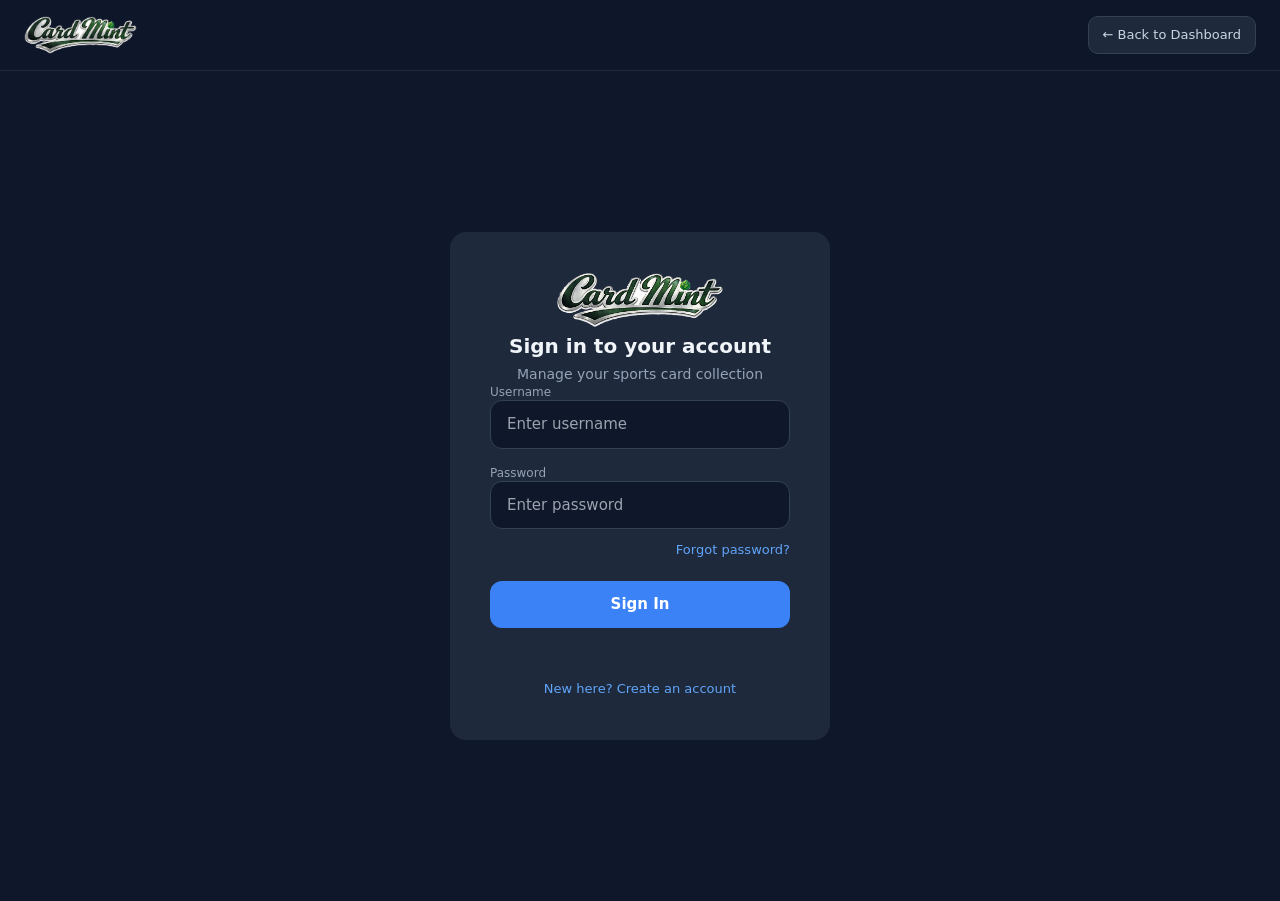
<file: static/login.html>
<!DOCTYPE html>
<html lang="en">
<head>
  <meta charset="UTF-8">
  <meta name="viewport" content="width=device-width, initial-scale=1.0">
  <title>Login — CardMint</title>
  <link rel="icon" type="image/x-icon" href="/static/favicon.ico">
  <link rel="icon" type="image/png" sizes="192x192" href="/static/favicon.png">
  <link rel="icon" type="image/png" sizes="32x32" href="/static/favicon-32.png">
  <link rel="stylesheet" href="/static/styles.css">
  <style>
    body { background: #0f172a; color: #f1f5f9; min-height: 100vh; margin: 0; }
    .page-header { display:flex; align-items:center; justify-content:space-between; padding:16px 24px; border-bottom:1px solid #1e293b; background:rgba(15,23,42,.95); backdrop-filter: blur(8px); }
    .site-title { display:flex; align-items:center; gap:10px; text-decoration:none; color:#f1f5f9; }
    .site-title:hover { color:#60a5fa; }
    .site-title h1 { font-size:16px; font-weight:700; margin:0; }
    .back-btn { display:inline-flex; align-items:center; gap:6px; background:#1e293b; border:1px solid #334155; color:#cbd5e1; padding:8px 14px; border-radius:10px; font-size:13px; font-weight:500; text-decoration:none; transition:all .15s; }
    .back-btn:hover { background:#334155; color:#fff; border-color:#475569; }
    .login-wrap { display:flex; align-items:center; justify-content:center; min-height: calc(100vh - 70px); padding:24px; }
    .login-box { background:#1e293b; border-radius:16px; padding:40px; width:100%; max-width:380px; }
    .login-input { width:100%; background:#0f172a; border:1px solid #334155; border-radius:12px; padding:12px 16px; color:#f1f5f9; font-size:15px; outline:none; transition:border-color .2s; box-sizing:border-box; }
    .login-input:focus { border-color:#3b82f6; }
    .login-btn { width:100%; padding:12px; border-radius:12px; background:#3b82f6; color:white; font-weight:600; font-size:15px; cursor:pointer; border:none; transition:background .15s; }
    .login-btn:hover { background:#2563eb; }
    .login-btn:disabled { background:#334155; cursor:not-allowed; }
    .error-msg { color:#f87171; font-size:13px; text-align:center; margin-top:12px; min-height:20px; }
    .link { color:#60a5fa; text-decoration:none; font-size:13px; cursor:pointer; background:none; border:none; padding:0; font-family:inherit; }
    .link:hover { text-decoration:underline; }
    .modal-bg { position:fixed; inset:0; background:rgba(0,0,0,.75); z-index:50; display:flex; align-items:center; justify-content:center; padding:16px; }
    .modal-bg.hidden { display:none; }
    .modal-box { background:#1e293b; border-radius:16px; padding:28px; width:100%; max-width:420px; }
  </style>
</head>
<body>

  <header class="page-header">
    <a href="/" class="site-title" style="display:inline-flex;align-items:center;">
      <img src="/static/cardminttextlogo.png" alt="CardMint" style="height:38px;">
    </a>
    <a href="/collection" class="back-btn">← Back to Dashboard</a>
  </header>

  <div class="login-wrap">
    <div class="login-box">
      <div class="text-center mb-6">
        <div style="text-align:center;margin-bottom:4px;display:flex;justify-content:center;"><img src="/static/cardminttextlogo.png" alt="CardMint" style="height:56px;"></div>
        <h1 class="text-xl font-bold mt-3">Sign in to your account</h1>
        <p class="text-sm text-slate-400 mt-1">Manage your sports card collection</p>
      </div>
      <form id="login-form">
        <div class="mb-4">
          <label class="block text-xs text-slate-400 mb-1.5 font-medium">Username</label>
          <input type="text" id="username" class="login-input" placeholder="Enter username" autocomplete="username" required>
        </div>
        <div class="mb-2">
          <label class="block text-xs text-slate-400 mb-1.5 font-medium">Password</label>
          <input type="password" id="password" class="login-input" placeholder="Enter password" autocomplete="current-password" required>
        </div>
        <div class="text-right mb-5">
          <button type="button" class="link" onclick="document.getElementById('forgot-modal').classList.remove('hidden')">Forgot password?</button>
        </div>
        <button type="submit" class="login-btn" id="login-btn">Sign In</button>
        <p class="error-msg" id="error-msg"></p>
        <div id="verify-banner" style="display:none; background:rgba(34,197,94,.12); border:1px solid rgba(34,197,94,.4); border-radius:10px; padding:12px; margin-top:12px; color:#86efac; font-size:13px; text-align:center;">
          ✅ Email verified! You can now sign in.
        </div>
        <div id="scanner-banner" style="display:none; background:rgba(59,130,246,.12); border:1px solid rgba(59,130,246,.4); border-radius:10px; padding:12px; margin-top:12px; color:#93c5fd; font-size:13px; text-align:center;">
          📷 Sign in to scan cards. Don't have an account? <a href="/register" class="link">Create one free</a> — you get 5 free scans.
        </div>
        <div id="unverified-banner" style="display:none; background:rgba(251,191,36,.12); border:1px solid rgba(251,191,36,.4); border-radius:10px; padding:14px; margin-top:12px; color:#fcd34d; font-size:13px; line-height:1.5;">
          <p style="margin:0 0 10px;">📬 <strong>Your email isn't verified yet.</strong> Check your inbox for the verification link.</p>
          <button type="button" id="resend-btn" style="background:#334155; color:#fff; border:none; padding:8px 14px; border-radius:8px; font-size:12px; font-weight:600; cursor:pointer;">Resend verification email</button>
          <p id="resend-msg" style="margin:10px 0 0; color:#cbd5e1; font-size:12px;"></p>
        </div>
        <p class="text-center mt-4">
          <a href="/register" class="link">New here? Create an account</a>
        </p>
      </form>
    </div>
  </div>

  <!-- Forgot password modal -->
  <div id="forgot-modal" class="modal-bg hidden" onclick="if(event.target===this)this.classList.add('hidden')">
    <div class="modal-box">
      <div class="flex items-center justify-between mb-4">
        <h2 class="text-lg font-bold">Reset your password</h2>
        <button onclick="document.getElementById('forgot-modal').classList.add('hidden')" class="text-slate-400 hover:text-white text-2xl leading-none">&times;</button>
      </div>
      <p class="text-sm text-slate-400 mb-4">Enter your username or the email address on your account. If we find a match, we'll email you a secure link to reset your password. The link expires in 1 hour.</p>
      <form id="forgot-form">
        <div class="mb-3">
          <label class="block text-xs text-slate-400 mb-1.5 font-medium">Username <span class="text-slate-500">(or leave blank)</span></label>
          <input type="text" id="forgot-username" class="login-input" placeholder="Your username">
        </div>
        <div class="mb-4">
          <label class="block text-xs text-slate-400 mb-1.5 font-medium">Email</label>
          <input type="email" id="forgot-email" class="login-input" placeholder="you@example.com">
        </div>
        <button type="submit" class="login-btn" id="forgot-btn">Send Reset Link</button>
        <p id="forgot-msg" class="text-xs text-center mt-3 min-h-[18px]"></p>
      </form>
    </div>
  </div>

  <script>
    // Show success banner after email verification redirect
    const _qs = new URLSearchParams(window.location.search);
    if (_qs.get('verified') === '1') {
      document.getElementById('verify-banner').style.display = 'block';
    }
    // Bounced from the dashboard because the account isn't verified yet
    if (_qs.get('unverified') === '1') {
      document.getElementById('unverified-banner').style.display = 'block';
    }
    // Bounced from the scanner page (guests can't scan)
    if (_qs.get('scanner') === '1') {
      document.getElementById('scanner-banner').style.display = 'block';
    }

    document.getElementById('login-form').addEventListener('submit', async (e) => {
      e.preventDefault();
      const btn = document.getElementById('login-btn');
      const err = document.getElementById('error-msg');
      const unverified = document.getElementById('unverified-banner');
      btn.disabled = true;
      btn.textContent = 'Signing in...';
      err.textContent = '';
      unverified.style.display = 'none';

      try {
        const res = await fetch('/api/auth/login', {
          method: 'POST',
          headers: { 'Content-Type': 'application/json' },
          body: JSON.stringify({
            username: document.getElementById('username').value,
            password: document.getElementById('password').value,
          }),
        });
        if (res.ok) {
          window.location.href = '/collection';
        } else {
          const data = await res.json();
          // Detail can be a string OR an object for structured errors
          const detail = data.detail;
          if (detail && typeof detail === 'object' && detail.code === 'email_not_verified') {
            unverified.style.display = 'block';
          } else {
            err.textContent = (typeof detail === 'string' ? detail : 'Invalid credentials');
          }
        }
      } catch (ex) {
        err.textContent = 'Connection error. Try again.';
      }
      btn.disabled = false;
      btn.textContent = 'Sign In';
    });

    // Resend verification email
    document.getElementById('resend-btn').addEventListener('click', async () => {
      const btn = document.getElementById('resend-btn');
      const msg = document.getElementById('resend-msg');
      const identifier = document.getElementById('username').value.trim();
      if (!identifier) { msg.textContent = 'Enter your username or email above first.'; return; }
      btn.disabled = true; btn.textContent = 'Sending…'; msg.textContent = '';
      try {
        await fetch('/api/auth/resend-verification-public', {
          method: 'POST',
          headers: { 'Content-Type': 'application/json' },
          body: JSON.stringify({ identifier }),
        });
        msg.textContent = '✅ If that account needs verification, a new email is on its way.';
      } catch {
        msg.textContent = 'Could not send. Try again in a moment.';
      }
      btn.disabled = false; btn.textContent = 'Resend verification email';
    });

    document.getElementById('forgot-form').addEventListener('submit', async (e) => {
      e.preventDefault();
      const btn = document.getElementById('forgot-btn');
      const msg = document.getElementById('forgot-msg');
      btn.disabled = true;
      btn.textContent = 'Submitting...';
      msg.textContent = '';
      msg.className = 'text-xs text-center mt-3 min-h-[18px]';
      try {
        const res = await fetch('/api/auth/forgot-password', {
          method: 'POST',
          headers: { 'Content-Type': 'application/json' },
          body: JSON.stringify({
            username: document.getElementById('forgot-username').value,
            email: document.getElementById('forgot-email').value,
          }),
        });
        if (res.ok) {
          msg.textContent = 'If that account exists, a password reset link has been emailed. Check your inbox.';
          msg.className = 'text-xs text-center mt-3 min-h-[18px] text-green-400';
        } else {
          const data = await res.json().catch(() => ({}));
          msg.textContent = data.detail || 'Could not submit request.';
          msg.className = 'text-xs text-center mt-3 min-h-[18px] text-red-400';
        }
      } catch {
        msg.textContent = 'Connection error.';
        msg.className = 'text-xs text-center mt-3 min-h-[18px] text-red-400';
      }
      btn.disabled = false;
      btn.textContent = 'Send Reset Link';
    });
  </script>
</body>
</html>
</file>
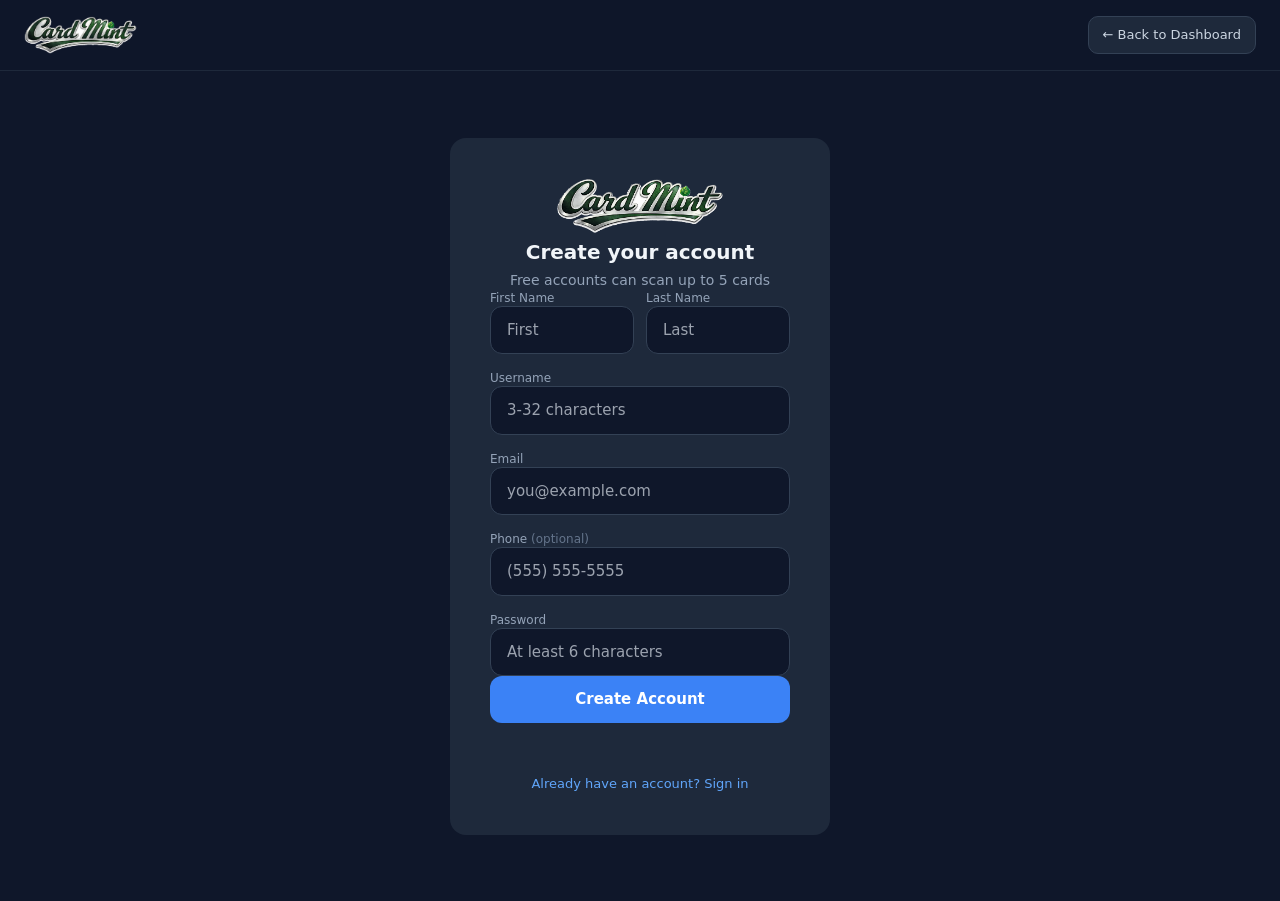
<file: static/register.html>
<!DOCTYPE html>
<html lang="en">
<head>
  <meta charset="UTF-8">
  <meta name="viewport" content="width=device-width, initial-scale=1.0">
  <title>Create Account — CardMint</title>
  <link rel="icon" type="image/x-icon" href="/static/favicon.ico">
  <link rel="icon" type="image/png" sizes="192x192" href="/static/favicon.png">
  <link rel="icon" type="image/png" sizes="32x32" href="/static/favicon-32.png">
  <link rel="stylesheet" href="/static/styles.css">
  <style>
    body { background: #0f172a; color: #f1f5f9; min-height: 100vh; margin: 0; }
    .page-header { display:flex; align-items:center; justify-content:space-between; padding:16px 24px; border-bottom:1px solid #1e293b; background:rgba(15,23,42,.95); backdrop-filter: blur(8px); }
    .site-title { display:flex; align-items:center; gap:10px; text-decoration:none; color:#f1f5f9; }
    .site-title:hover { color:#60a5fa; }
    .site-title h1 { font-size:16px; font-weight:700; margin:0; }
    .back-btn { display:inline-flex; align-items:center; gap:6px; background:#1e293b; border:1px solid #334155; color:#cbd5e1; padding:8px 14px; border-radius:10px; font-size:13px; font-weight:500; text-decoration:none; transition:all .15s; }
    .back-btn:hover { background:#334155; color:#fff; border-color:#475569; }
    .login-wrap { display:flex; align-items:center; justify-content:center; min-height: calc(100vh - 70px); padding:24px; }
    .login-box { background:#1e293b; border-radius:16px; padding:40px; width:100%; max-width:380px; }
    .login-input { width:100%; background:#0f172a; border:1px solid #334155; border-radius:12px; padding:12px 16px; color:#f1f5f9; font-size:15px; outline:none; transition:border-color .2s; box-sizing:border-box; }
    .login-input:focus { border-color:#3b82f6; }
    .login-btn { width:100%; padding:12px; border-radius:12px; background:#3b82f6; color:white; font-weight:600; font-size:15px; cursor:pointer; border:none; transition:background .15s; }
    .login-btn:hover { background:#2563eb; }
    .login-btn:disabled { background:#334155; cursor:not-allowed; }
    .error-msg { color:#f87171; font-size:13px; text-align:center; margin-top:12px; min-height:20px; }
    .link { color:#60a5fa; text-decoration:none; font-size:13px; }
    .link:hover { text-decoration:underline; }
  </style>
</head>
<body>

  <header class="page-header">
    <a href="/" class="site-title" style="display:inline-flex;align-items:center;">
      <img src="/static/cardminttextlogo.png" alt="CardMint" style="height:38px;">
    </a>
    <a href="/collection" class="back-btn">← Back to Dashboard</a>
  </header>

  <div class="login-wrap">
    <div class="login-box">
      <div id="register-hero" class="text-center mb-6">
        <div style="text-align:center;margin-bottom:4px;display:flex;justify-content:center;"><img src="/static/cardminttextlogo.png" alt="CardMint" style="height:56px;"></div>
        <h1 class="text-xl font-bold mt-3">Create your account</h1>
        <p class="text-sm text-slate-400 mt-1">Free accounts can scan up to 5 cards</p>
      </div>
      <form id="register-form">
        <div style="display:grid; grid-template-columns:1fr 1fr; gap:12px; margin-bottom:16px;">
          <div>
            <label class="block text-xs text-slate-400 mb-1.5 font-medium">First Name</label>
            <input type="text" id="first_name" class="login-input" placeholder="First" autocomplete="given-name" required>
          </div>
          <div>
            <label class="block text-xs text-slate-400 mb-1.5 font-medium">Last Name</label>
            <input type="text" id="last_name" class="login-input" placeholder="Last" autocomplete="family-name" required>
          </div>
        </div>
        <div class="mb-4">
          <label class="block text-xs text-slate-400 mb-1.5 font-medium">Username</label>
          <input type="text" id="username" class="login-input" placeholder="3-32 characters" autocomplete="username" required>
        </div>
        <div class="mb-4">
          <label class="block text-xs text-slate-400 mb-1.5 font-medium">Email</label>
          <input type="email" id="email" class="login-input" placeholder="you@example.com" autocomplete="email" required>
        </div>
        <div class="mb-4">
          <label class="block text-xs text-slate-400 mb-1.5 font-medium">Phone <span class="text-slate-500">(optional)</span></label>
          <input type="tel" id="phone" class="login-input" placeholder="(555) 555-5555" autocomplete="tel">
        </div>
        <div class="mb-6">
          <label class="block text-xs text-slate-400 mb-1.5 font-medium">Password</label>
          <input type="password" id="password" class="login-input" placeholder="At least 6 characters" autocomplete="new-password" required>
        </div>
        <button type="submit" class="login-btn" id="register-btn">Create Account</button>
        <p class="error-msg" id="error-msg"></p>
        <p class="text-center mt-4">
          <a href="/login" class="link">Already have an account? Sign in</a>
        </p>
      </form>
      <!-- Verification panel (hidden until registration succeeds) -->
      <div id="verify-notice" style="display:none;"></div>
    </div>
  </div>

  <script>
    document.getElementById('register-form').addEventListener('submit', async (e) => {
      e.preventDefault();
      const btn = document.getElementById('register-btn');
      const err = document.getElementById('error-msg');
      btn.disabled = true;
      btn.textContent = 'Creating account...';
      err.textContent = '';

      try {
        const res = await fetch('/api/auth/register', {
          method: 'POST',
          headers: { 'Content-Type': 'application/json' },
          body: JSON.stringify({
            first_name: document.getElementById('first_name').value,
            last_name: document.getElementById('last_name').value,
            username: document.getElementById('username').value,
            email: document.getElementById('email').value,
            phone: document.getElementById('phone').value,
            password: document.getElementById('password').value,
          }),
        });
        if (res.ok) {
          const data = await res.json();
          const sentTo = data.email || document.getElementById('email').value;
          // Swap the whole card over to the success state.
          document.getElementById('register-hero').style.display = 'none';
          document.getElementById('register-form').style.display = 'none';
          const notice = document.getElementById('verify-notice');
          notice.innerHTML = `
            <div style="text-align:center;">
              <div style="text-align:center;margin-bottom:18px;"><img src="/static/cardminttextlogo.png" alt="CardMint" style="height:40px;"></div>
              <div style="display:inline-flex; align-items:center; justify-content:center; width:72px; height:72px; border-radius:50%; background:rgba(34,197,94,.12); border:2px solid rgba(34,197,94,.35); margin:0 auto 18px;">
                <svg width="36" height="36" viewBox="0 0 24 24" fill="none" stroke="#22c55e" stroke-width="2.5" stroke-linecap="round" stroke-linejoin="round"><path d="M4 4h16c1.1 0 2 .9 2 2v12c0 1.1-.9 2-2 2H4c-1.1 0-2-.9-2-2V6c0-1.1.9-2 2-2z"/><polyline points="22,6 12,13 2,6"/></svg>
              </div>
              <h1 style="font-size:24px; font-weight:800; color:#f1f5f9; margin:0 0 10px;">Check your email to verify</h1>
              <p style="color:#cbd5e1; font-size:15px; line-height:1.6; margin:0 0 18px;">
                Your CardMint account has been created. To finish setting it up, we sent a verification link to:
              </p>
              <p style="color:#f1f5f9; font-size:16px; font-weight:700; word-break:break-all; background:rgba(59,130,246,.08); border:1px solid rgba(59,130,246,.35); padding:12px 16px; border-radius:10px; margin:0 0 20px;">
                ${sentTo}
              </p>
              <p style="color:#cbd5e1; font-size:14px; line-height:1.6; margin:0 0 10px;">
                Click the link in that email to activate your account. You won't be able to sign in until your email is verified.
              </p>
              <p style="color:#94a3b8; font-size:12px; margin:0 0 24px;">
                Didn't receive it within a minute? Check your spam or junk folder, or request a new link below.
              </p>
              <div style="display:flex; flex-direction:column; gap:10px;">
                <a href="/login" style="display:inline-block; background:#3b82f6; color:#fff; padding:12px 20px; border-radius:10px; font-weight:700; font-size:14px; text-decoration:none;">Go to Sign In →</a>
                <a href="/collection" style="display:inline-block; background:transparent; color:#cbd5e1; border:1px solid #334155; padding:11px 20px; border-radius:10px; font-weight:600; font-size:14px; text-decoration:none;">Browse as guest</a>
                <button type="button" id="resend-verify-btn" style="background:transparent; color:#94a3b8; border:none; padding:6px 20px; font-weight:500; font-size:13px; cursor:pointer; text-decoration:underline; text-align:center;">Resend verification email</button>
                <p id="resend-verify-msg" style="margin:4px 0 0; color:#94a3b8; font-size:12px; min-height:16px; text-align:center;"></p>
              </div>
            </div>
          `;
          notice.style.display = 'block';

          // Wire up resend button
          document.getElementById('resend-verify-btn').addEventListener('click', async () => {
            const rb = document.getElementById('resend-verify-btn');
            const rm = document.getElementById('resend-verify-msg');
            rb.disabled = true; rb.textContent = 'Sending…'; rm.textContent = '';
            try {
              await fetch('/api/auth/resend-verification-public', {
                method: 'POST',
                headers: { 'Content-Type': 'application/json' },
                body: JSON.stringify({ identifier: sentTo }),
              });
              rm.style.color = '#86efac';
              rm.textContent = '✅ Sent! Give it another minute and check your inbox + spam.';
            } catch {
              rm.style.color = '#f87171';
              rm.textContent = 'Could not resend. Try again in a moment.';
            }
            rb.disabled = false; rb.textContent = 'Resend verification email';
          });
        } else {
          const data = await res.json();
          err.textContent = data.detail || 'Registration failed';
          btn.disabled = false;
          btn.textContent = 'Create Account';
        }
      } catch (ex) {
        err.textContent = 'Connection error. Try again.';
        btn.disabled = false;
        btn.textContent = 'Create Account';
      }
    });
  </script>
</body>
</html>
</file>
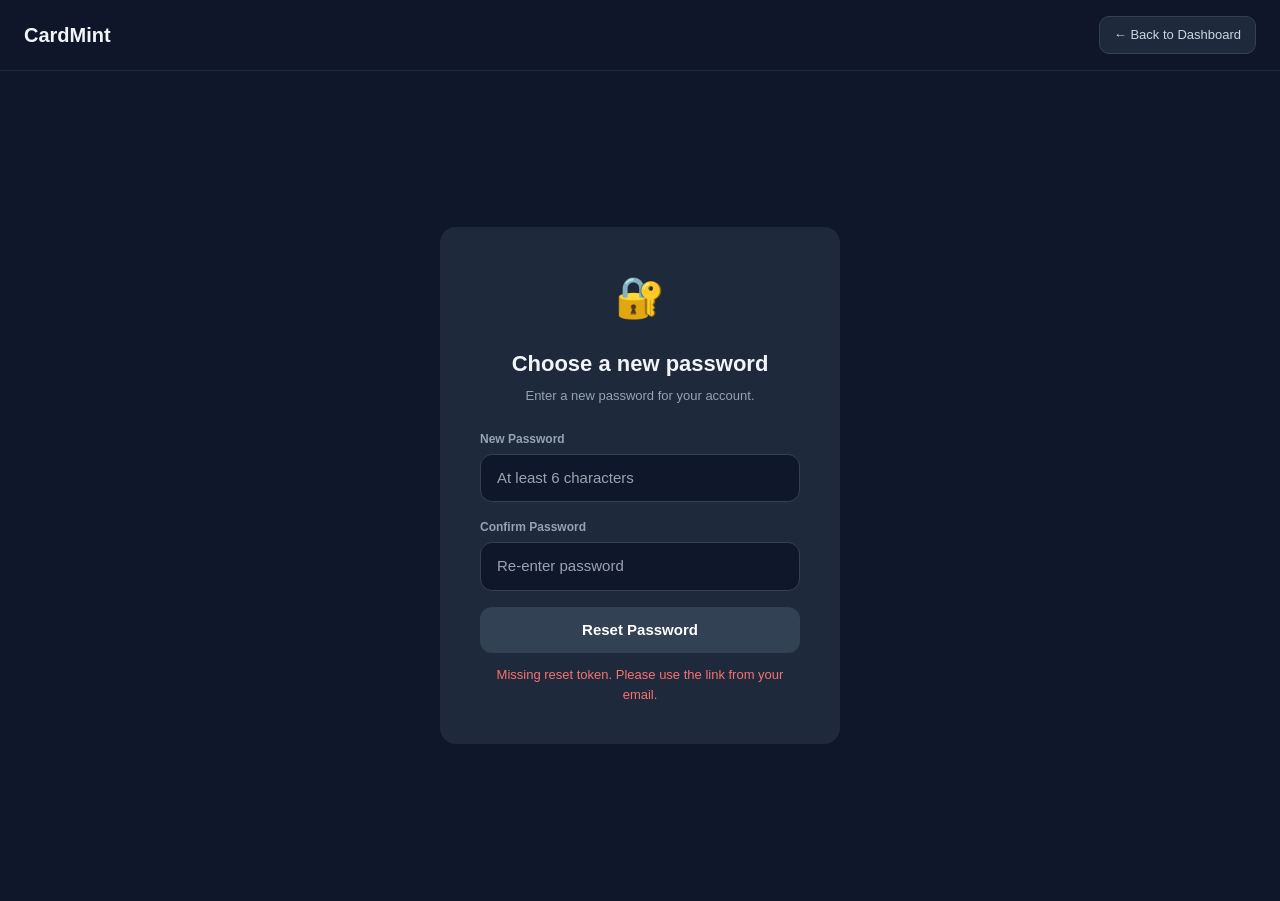
<file: static/reset-password.html>
<!DOCTYPE html>
<html lang="en">
<head>
  <meta charset="UTF-8">
  <meta name="viewport" content="width=device-width, initial-scale=1.0">
  <title>Reset Password — CardMint</title>
  <link rel="stylesheet" href="/static/styles.css">
  <style>
    body { background:#0f172a; color:#f1f5f9; min-height:100vh; margin:0; font-family:-apple-system,BlinkMacSystemFont,'Segoe UI',sans-serif; }
    .page-header { display:flex; align-items:center; justify-content:space-between; padding:16px 24px; border-bottom:1px solid #1e293b; background:rgba(15,23,42,.95); }
    .site-title { display:flex; align-items:center; gap:10px; text-decoration:none; color:#f1f5f9; }
    .site-title:hover { color:#60a5fa; }
    .site-title h1 { font-size:16px; font-weight:700; margin:0; }
    .back-btn { display:inline-flex; align-items:center; gap:6px; background:#1e293b; border:1px solid #334155; color:#cbd5e1; padding:8px 14px; border-radius:10px; font-size:13px; font-weight:500; text-decoration:none; }
    .back-btn:hover { background:#334155; color:#fff; }
    .wrap { display:flex; align-items:center; justify-content:center; min-height:calc(100vh - 70px); padding:24px; }
    .box { background:#1e293b; border-radius:16px; padding:40px; width:100%; max-width:400px; }
    .input { width:100%; background:#0f172a; border:1px solid #334155; border-radius:12px; padding:12px 16px; color:#f1f5f9; font-size:15px; outline:none; box-sizing:border-box; }
    .input:focus { border-color:#3b82f6; }
    .btn { width:100%; padding:12px; border-radius:12px; background:#3b82f6; color:white; font-weight:600; font-size:15px; cursor:pointer; border:none; }
    .btn:hover { background:#2563eb; }
    .btn:disabled { background:#334155; cursor:not-allowed; }
    .msg { text-align:center; font-size:13px; min-height:20px; margin-top:12px; }
    .msg.err { color:#f87171; }
    .msg.ok { color:#86efac; }
    label { display:block; font-size:12px; color:#94a3b8; margin-bottom:6px; font-weight:600; }
    .field { margin-bottom:16px; }
    h1.title { font-size:22px; font-weight:800; text-align:center; margin:0 0 6px; }
    .sub { text-align:center; color:#94a3b8; font-size:13px; margin:0 0 24px; }
  </style>
</head>
<body>
  <header class="page-header">
    <a href="/collection" class="site-title" style="font-size:20px; font-weight:800;">CardMint</a>
    <a href="/collection" class="back-btn">← Back to Dashboard</a>
  </header>

  <div class="wrap">
    <div class="box">
      <div style="text-align:center; margin-bottom:20px;"><span style="font-size:40px;">🔐</span></div>
      <h1 class="title">Choose a new password</h1>
      <p class="sub">Enter a new password for your account.</p>
      <form id="reset-form">
        <div class="field">
          <label>New Password</label>
          <input type="password" id="password" class="input" placeholder="At least 6 characters" autocomplete="new-password" required>
        </div>
        <div class="field">
          <label>Confirm Password</label>
          <input type="password" id="confirm" class="input" placeholder="Re-enter password" autocomplete="new-password" required>
        </div>
        <button type="submit" class="btn" id="submit-btn">Reset Password</button>
        <p class="msg" id="msg"></p>
      </form>
    </div>
  </div>

  <script>
    const token = new URLSearchParams(window.location.search).get('token') || '';
    const msg = document.getElementById('msg');
    const form = document.getElementById('reset-form');
    if (!token) {
      msg.textContent = 'Missing reset token. Please use the link from your email.';
      msg.className = 'msg err';
      document.getElementById('submit-btn').disabled = true;
    }
    form.addEventListener('submit', async (e) => {
      e.preventDefault();
      const btn = document.getElementById('submit-btn');
      const pw = document.getElementById('password').value;
      const cf = document.getElementById('confirm').value;
      msg.textContent = ''; msg.className = 'msg';
      if (pw.length < 6) { msg.textContent = 'Password must be at least 6 characters.'; msg.className = 'msg err'; return; }
      if (pw !== cf) { msg.textContent = 'Passwords do not match.'; msg.className = 'msg err'; return; }
      btn.disabled = true; btn.textContent = 'Saving…';
      try {
        const res = await fetch('/api/auth/reset-password', {
          method: 'POST',
          headers: { 'Content-Type': 'application/json' },
          body: JSON.stringify({ token, password: pw }),
        });
        const data = await res.json().catch(() => ({}));
        if (res.ok) {
          msg.textContent = '✅ Password updated! Redirecting to login…';
          msg.className = 'msg ok';
          setTimeout(() => { window.location.href = '/login'; }, 1800);
        } else {
          msg.textContent = data.detail || 'Could not reset password.';
          msg.className = 'msg err';
          btn.disabled = false; btn.textContent = 'Reset Password';
        }
      } catch {
        msg.textContent = 'Connection error. Try again.';
        msg.className = 'msg err';
        btn.disabled = false; btn.textContent = 'Reset Password';
      }
    });
  </script>
</body>
</html>
</file>
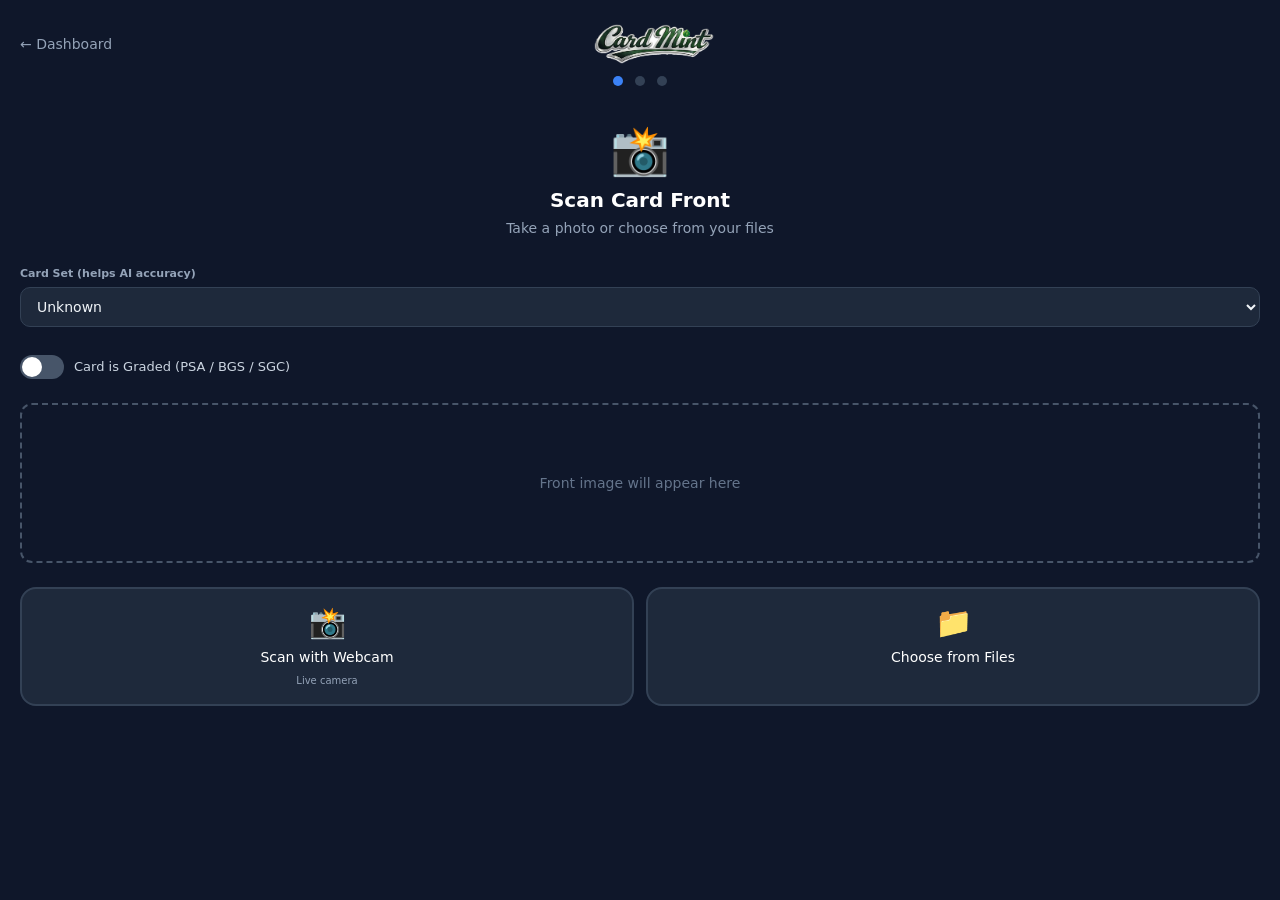
<file: static/scanner.html>
<!DOCTYPE html>
<html lang="en">
<head>
  <meta charset="UTF-8">
  <meta name="viewport" content="width=device-width, initial-scale=1.0, maximum-scale=1.0, user-scalable=no">
  <title>Card Scanner</title>
  <link rel="icon" type="image/x-icon" href="/static/favicon.ico">
  <link rel="icon" type="image/png" sizes="192x192" href="/static/favicon.png">
  <link rel="icon" type="image/png" sizes="32x32" href="/static/favicon-32.png">
  <link rel="manifest" href="/static/manifest.json">
  <meta name="theme-color" content="#1e40af">
  <meta name="apple-mobile-web-app-capable" content="yes">
  <meta name="apple-mobile-web-app-status-bar-style" content="black-translucent">
  <link rel="stylesheet" href="/static/styles.css">
  <style>
    body { -webkit-tap-highlight-color: transparent; }
    .preview-img { width: 100%; max-height: 38vh; object-fit: contain; background: #0f172a; border-radius: 12px; }
    .step-dot { width:10px; height:10px; border-radius:50%; background:#334155; transition: background .3s; }
    .step-dot.active { background:#3b82f6; }
    .step-dot.done { background:#22c55e; }
    @keyframes spin { to { transform: rotate(360deg); } }
    .spinner { animation: spin 1s linear infinite; }
    .source-btn { display:flex; flex-direction:column; align-items:center; gap:6px; padding:16px 12px;
      background:#1e293b; border:2px solid #334155; border-radius:16px; cursor:pointer; transition:all .15s; flex:1; }
    .source-btn:hover { border-color:#3b82f6; background:#1e293b; }
    .source-btn:active { background:#0f172a; }
    .ptoggle { position:relative; }
    .ptoggle.pton { background:#3b82f6 !important; }
    .ptoggle.pton > div { transform:translateX(20px) !important; }
    .gtoggle { position:relative; }
    .gtoggle.gton { background:#8b5cf6 !important; }
    .gtoggle.gton > div { transform:translateX(20px) !important; }
  </style>
</head>
<body class="bg-slate-900 text-white min-h-screen flex flex-col">

  <!-- Header -->
  <div class="flex items-center justify-between px-5 pt-6 pb-3">
    <a href="/collection" onclick="if(window.parent!==window){window.parent.postMessage('closeScannerModal','*');return false;}" class="text-slate-400 text-sm">&larr; Dashboard</a>
    <a href="/" style="display:flex;align-items:center;text-decoration:none;">
      <img src="/static/cardminttextlogo.png" alt="CardMint" style="height:40px;">
    </a>
    <div class="w-16"></div>
  </div>

  <!-- Step indicators -->
  <div class="flex justify-center gap-3 pb-4" id="step-dots">
    <div class="step-dot active" id="dot-1"></div>
    <div class="step-dot" id="dot-2"></div>
    <div class="step-dot" id="dot-3"></div>
  </div>

  <!-- Main content area -->
  <div class="flex-1 px-5 pb-8" id="main-content"></div>

  <!-- Hidden file inputs: file-picker fallback -->
  <input type="file" id="front-camera"  accept="image/*" capture="environment" class="hidden">
  <input type="file" id="front-file"    accept="image/*" class="hidden">
  <input type="file" id="back-camera"   accept="image/*" capture="environment" class="hidden">
  <input type="file" id="back-file"     accept="image/*" class="hidden">

  <!-- Live Camera Scanner Overlay -->
  <div id="camera-overlay" class="fixed inset-0 z-50 bg-black hidden flex flex-col">
    <video id="camera-video" autoplay playsinline muted class="absolute inset-0 w-full h-full object-cover"></video>

    <!-- Card guide frame with darkened surroundings -->
    <div class="absolute inset-0 pointer-events-none" id="guide-overlay">
      <svg class="w-full h-full" preserveAspectRatio="none">
        <defs>
          <mask id="guide-mask">
            <rect width="100%" height="100%" fill="white"/>
            <rect id="guide-rect" x="15%" y="15%" width="70%" height="60%" rx="12" fill="black"/>
          </mask>
        </defs>
        <rect width="100%" height="100%" fill="rgba(0,0,0,0.6)" mask="url(#guide-mask)"/>
      </svg>
      <!-- Guide border -->
      <div class="absolute border-2 border-white/70 rounded-xl"
           style="left:15%;top:15%;width:70%;height:60%;">
        <!-- Corner markers -->
        <div class="absolute -top-0.5 -left-0.5 w-6 h-6 border-t-3 border-l-3 border-white rounded-tl-lg"></div>
        <div class="absolute -top-0.5 -right-0.5 w-6 h-6 border-t-3 border-r-3 border-white rounded-tr-lg"></div>
        <div class="absolute -bottom-0.5 -left-0.5 w-6 h-6 border-b-3 border-l-3 border-white rounded-bl-lg"></div>
        <div class="absolute -bottom-0.5 -right-0.5 w-6 h-6 border-b-3 border-r-3 border-white rounded-br-lg"></div>
      </div>
    </div>

    <!-- Label -->
    <div class="absolute top-6 left-0 right-0 text-center z-10">
      <span id="camera-label" class="bg-black/60 text-white text-sm font-semibold px-4 py-2 rounded-full">
        Position card front inside the frame
      </span>
    </div>

    <!-- Controls -->
    <div class="absolute bottom-0 left-0 right-0 z-10 flex items-center justify-center gap-8 pb-10">
      <button onclick="closeCamera()" class="w-12 h-12 rounded-full bg-white/20 flex items-center justify-center">
        <span class="text-white text-2xl">&times;</span>
      </button>
      <button onclick="captureFromCamera()" id="capture-btn"
        class="w-20 h-20 rounded-full bg-white flex items-center justify-center shadow-xl active:scale-95 transition-transform">
        <div class="w-16 h-16 rounded-full border-4 border-slate-900"></div>
      </button>
      <button onclick="flipCamera()" id="flip-btn" class="w-12 h-12 rounded-full bg-white/20 flex items-center justify-center">
        <span class="text-white text-lg">🔄</span>
      </button>
    </div>
  </div>

  <script>
    const API_BASE = window.location.origin;
    const isMobile = /iPhone|iPad|iPod|Android/i.test(navigator.userAgent);

    let state = 'initial';  // initial | front-captured | back-captured | uploading | complete | error
    let frontFile = null;
    let backFile  = null;
    let resultCardId = null;
    let useScanMode = false;  // true when images come from live camera scanner

    // ── Common sets list (pre-seeded for the dropdown) ──────────────────────
    const COMMON_SETS = [
      "Unknown",
      "── Baseball ──",
      "Bowman",
      "Bowman Chrome",
      "Bowman 1st",
      "Bowman Draft",
      "Bowman Heritage",
      "Bowman Sterling",
      "Donruss",
      "Donruss Optic",
      "Fleer",
      "Leaf",
      "Panini Prizm",
      "Score",
      "Select",
      "Stadium Club",
      "Topps",
      "Topps Chrome",
      "Topps Heritage",
      "Topps Allen & Ginter",
      "Topps Archives",
      "Topps Finest",
      "Topps Fire",
      "Topps Gallery",
      "Topps Gypsy Queen",
      "Topps Inception",
      "Topps Museum Collection",
      "Topps Series 1",
      "Topps Series 2",
      "Topps Update",
      "Topps Tier One",
      "Topps Triple Threads",
      "Topps Tribute",
      "Upper Deck",
      "── Basketball ──",
      "Court Kings",
      "Donruss",
      "Donruss Optic",
      "Hoops",
      "Mosaic",
      "National Treasures",
      "Panini Prizm",
      "Select",
      "Spectra",
      "── Football ──",
      "Donruss",
      "Donruss Optic",
      "Mosaic",
      "National Treasures",
      "Panini Prizm",
      "Playbook",
      "Score",
      "Select",
      "── Hockey ──",
      "O-Pee-Chee",
      "Upper Deck",
      "Upper Deck Series 1",
      "Upper Deck Series 2",
      "Upper Deck Young Guns",
      "── Other ──",
      "Other (type below)",
    ];

    function setDropdownHtml() {
      const savedSet = sessionStorage.getItem('cardmint_set_hint') || 'Unknown';
      const savedCustom = sessionStorage.getItem('cardmint_set_custom') || '';
      const isOther = savedSet === 'Other (type below)';
      const opts = COMMON_SETS.map(s => {
        if (s.startsWith('──')) return `<option disabled style="font-weight:bold;color:#60a5fa;">${s}</option>`;
        const sel = s === savedSet ? ' selected' : '';
        return `<option value="${s}"${sel}>${s}</option>`;
      }).join('');
      return `
        <div style="width:100%; margin-top:4px;">
          <label style="display:block;font-size:11px;color:#94a3b8;margin-bottom:4px;font-weight:600;">Card Set (helps AI accuracy)</label>
          <select id="set-hint" onchange="onSetHintChange(this.value)"
            style="width:100%;padding:10px 12px;border-radius:10px;border:1px solid #334155;background:#1e293b;color:#f1f5f9;font-size:14px;outline:none;">
            ${opts}
          </select>
          <input type="text" id="set-hint-custom" placeholder="Type set name..."
            value="${isOther ? savedCustom : ''}"
            oninput="sessionStorage.setItem('cardmint_set_custom', this.value)"
            style="width:100%;padding:10px 12px;border-radius:10px;border:1px solid #334155;background:#1e293b;color:#f1f5f9;font-size:14px;outline:none;margin-top:6px;display:${isOther ? 'block' : 'none'};">
        </div>`;
    }

    function onSetHintChange(val) {
      sessionStorage.setItem('cardmint_set_hint', val);
      const custom = document.getElementById('set-hint-custom');
      if (custom) {
        custom.style.display = val === 'Other (type below)' ? 'block' : 'none';
        if (val !== 'Other (type below)') custom.value = '';
      }
    }

    function gradedToggleHtml() {
      const savedGraded = sessionStorage.getItem('cardmint_is_graded') === 'true';
      const savedGrade  = sessionStorage.getItem('cardmint_grade') || '';
      return `
        <div style="width:100%;margin-top:4px;">
          <label style="display:flex;align-items:center;gap:10px;font-size:13px;color:#cbd5e1;cursor:pointer;"
            onclick="const cb=document.getElementById('graded-toggle');cb.checked=!cb.checked;sessionStorage.setItem('cardmint_is_graded',cb.checked);this.querySelector('.gtoggle').classList.toggle('gton',cb.checked);document.getElementById('grade-input-row').style.display=cb.checked?'block':'none';">
            <div class="gtoggle ${savedGraded ? 'gton' : ''}" style="position:relative;width:44px;height:24px;background:${savedGraded ? '#8b5cf6' : '#475569'};border-radius:12px;transition:background .2s;flex-shrink:0;">
              <div style="position:absolute;top:2px;left:2px;width:20px;height:20px;background:#fff;border-radius:50%;transition:transform .2s;${savedGraded ? 'transform:translateX(20px);' : ''}"></div>
            </div>
            <input type="checkbox" id="graded-toggle" ${savedGraded ? 'checked' : ''} style="display:none;">
            <span>Card is Graded (PSA / BGS / SGC)</span>
          </label>
          <div id="grade-input-row" style="display:${savedGraded ? 'block' : 'none'};margin-top:8px;">
            <label style="display:block;font-size:11px;color:#94a3b8;margin-bottom:4px;font-weight:600;">Grade</label>
            <input type="text" id="grade-input" placeholder="e.g. PSA 10, BGS 9.5, SGC 10"
              value="${savedGrade}"
              oninput="sessionStorage.setItem('cardmint_grade',this.value)"
              style="width:100%;padding:10px 12px;border-radius:10px;border:1px solid #334155;background:#1e293b;color:#f1f5f9;font-size:14px;outline:none;">
          </div>
        </div>`;
    }

    function publicToggleHtml() {
      const savedPublic = sessionStorage.getItem('cardmint_is_public') === 'true';
      return `
        <label style="display:flex; align-items:center; gap:10px; margin-top:4px; font-size:13px; color:#cbd5e1; cursor:pointer;"
          onclick="const cb=document.getElementById('is-public-toggle');cb.checked=!cb.checked;sessionStorage.setItem('cardmint_is_public',cb.checked);this.querySelector('.ptoggle').classList.toggle('pton',cb.checked);">
          <div class="ptoggle ${savedPublic ? 'pton' : ''}" style="position:relative;width:44px;height:24px;background:${savedPublic ? '#3b82f6' : '#475569'};border-radius:12px;transition:background .2s;flex-shrink:0;">
            <div style="position:absolute;top:2px;left:2px;width:20px;height:20px;background:#fff;border-radius:50%;transition:transform .2s;${savedPublic ? 'transform:translateX(20px);' : ''}"></div>
          </div>
          <input type="checkbox" id="is-public-toggle" ${savedPublic ? 'checked' : ''} style="display:none;">
          <span>Make this card public (visible in Card Collection)</span>
        </label>`;
    }

    // ── Live Camera Scanner ──────────────────────────────────────────────────

    let cameraStream = null;
    let cameraSide = null;  // 'front' or 'back'
    let facingMode = 'environment';

    async function openCamera(side) {
      cameraSide = side;
      useScanMode = true;
      const video = document.getElementById('camera-video');
      const overlay = document.getElementById('camera-overlay');
      const label = document.getElementById('camera-label');
      label.textContent = `Position card ${side} inside the frame`;

      try {
        if (cameraStream) cameraStream.getTracks().forEach(t => t.stop());
        cameraStream = await navigator.mediaDevices.getUserMedia({
          video: { facingMode, width: { ideal: 1920 }, height: { ideal: 1080 } }
        });
        video.srcObject = cameraStream;
        overlay.classList.remove('hidden');
      } catch (err) {
        // Camera not available — fall back to file input
        document.getElementById(side + '-camera').click();
      }
    }

    async function flipCamera() {
      facingMode = facingMode === 'environment' ? 'user' : 'environment';
      if (cameraStream) {
        cameraStream.getTracks().forEach(t => t.stop());
        const video = document.getElementById('camera-video');
        cameraStream = await navigator.mediaDevices.getUserMedia({
          video: { facingMode, width: { ideal: 1920 }, height: { ideal: 1080 } }
        });
        video.srcObject = cameraStream;
      }
    }

    function captureFromCamera() {
      const video = document.getElementById('camera-video');
      const fullCanvas = document.createElement('canvas');
      fullCanvas.width = video.videoWidth;
      fullCanvas.height = video.videoHeight;
      const ctx = fullCanvas.getContext('2d');
      ctx.drawImage(video, 0, 0);

      // Crop to the guide area (matches the CSS: 15% inset, 70% wide, 60% tall)
      const cropX = Math.round(video.videoWidth * 0.15);
      const cropY = Math.round(video.videoHeight * 0.15);
      const cropW = Math.round(video.videoWidth * 0.70);
      const cropH = Math.round(video.videoHeight * 0.60);

      const cropCanvas = document.createElement('canvas');
      cropCanvas.width = cropW;
      cropCanvas.height = cropH;
      const cropCtx = cropCanvas.getContext('2d');
      cropCtx.drawImage(fullCanvas, cropX, cropY, cropW, cropH, 0, 0, cropW, cropH);

      cropCanvas.toBlob(blob => {
        const file = new File([blob], cameraSide + '.jpg', { type: 'image/jpeg' });
        if (cameraSide === 'front') {
          frontFile = file;
          state = 'front-captured';
        } else {
          backFile = file;
          state = 'back-captured';
        }
        closeCamera();
        render();
      }, 'image/jpeg', 0.92);
    }

    function closeCamera() {
      if (cameraStream) {
        cameraStream.getTracks().forEach(t => t.stop());
        cameraStream = null;
      }
      document.getElementById('camera-overlay').classList.add('hidden');
    }

    // ── State helpers ────────────────────────────────────────────────────────

    function setDots(step) {
      [1,2,3].forEach(i => {
        const d = document.getElementById('dot-' + i);
        if (d) d.className = 'step-dot' + (i < step ? ' done' : i === step ? ' active' : '');
      });
    }

    function objectUrl(file) { return file ? URL.createObjectURL(file) : ''; }

    // Source selection buttons (camera vs. file)
    function sourceButtons(side) {
      if (isMobile) {
        return `
          <div class="flex gap-3 w-full">
            <div class="source-btn" onclick="openCamera('${side}')">
              <span class="text-3xl">📸</span>
              <span class="text-sm font-medium">Scan Card</span>
              <span class="text-[10px] text-slate-400">Live camera</span>
            </div>
            <div class="source-btn" onclick="document.getElementById('${side}-camera').click()">
              <span class="text-3xl">📷</span>
              <span class="text-sm font-medium">Take Photo</span>
            </div>
            <div class="source-btn" onclick="document.getElementById('${side}-file').click()">
              <span class="text-3xl">🖼️</span>
              <span class="text-sm font-medium">Library</span>
            </div>
          </div>`;
      } else {
        return `
          <div class="flex gap-3 w-full">
            <div class="source-btn" onclick="openCamera('${side}')">
              <span class="text-3xl">📸</span>
              <span class="text-sm font-medium">Scan with Webcam</span>
              <span class="text-[10px] text-slate-400">Live camera</span>
            </div>
            <div class="source-btn" onclick="document.getElementById('${side}-file').click()">
              <span class="text-3xl">📁</span>
              <span class="text-sm font-medium">Choose from Files</span>
            </div>
          </div>`;
      }
    }

    // ── Render ───────────────────────────────────────────────────────────────

    function render() {
      const el = document.getElementById('main-content');

      if (state === 'initial') {
        setDots(1);
        el.innerHTML = `
          <div class="flex flex-col items-center gap-6 mt-6">
            <div class="text-center">
              <div class="text-5xl mb-3">📸</div>
              <h2 class="text-xl font-semibold">Scan Card Front</h2>
              <p class="text-slate-400 text-sm mt-1">Take a photo or choose from your files</p>
            </div>
            ${setDropdownHtml()}
            ${gradedToggleHtml()}
            <div class="w-full rounded-xl border-2 border-dashed border-slate-600 flex items-center justify-center" style="min-height:160px">
              <span class="text-slate-500 text-sm">Front image will appear here</span>
            </div>
            ${sourceButtons('front')}
          </div>`;

      } else if (state === 'front-captured') {
        setDots(2);
        el.innerHTML = `
          <div class="flex flex-col items-center gap-5 mt-4">
            <div class="text-center">
              <div class="text-5xl mb-2">&#10003;</div>
              <h2 class="text-xl font-semibold">Front Captured!</h2>
              <p class="text-slate-400 text-sm mt-1">Now scan the back of the card</p>
            </div>
            ${setDropdownHtml()}
            <img id="front-preview" src="${objectUrl(frontFile)}" class="preview-img" alt="Card front">
            <button onclick="frontFile=null;state='initial';render()"
              class="text-slate-400 hover:text-white text-xs underline">Retake Front</button>
            ${sourceButtons('back')}
          </div>`;

      } else if (state === 'back-captured') {
        setDots(3);
        el.innerHTML = `
          <div class="flex flex-col items-center gap-4 mt-4">
            <div class="text-center">
              <h2 class="text-xl font-semibold">Ready to Submit</h2>
              <p class="text-slate-400 text-sm mt-1">Review both images, then upload</p>
            </div>
            ${setDropdownHtml()}
            <div class="grid grid-cols-2 gap-3 w-full">
              <div>
                <p class="text-xs text-slate-400 mb-1 text-center">FRONT</p>
                <img src="${objectUrl(frontFile)}" class="preview-img" style="max-height:22vh" alt="Front">
                <button onclick="frontFile=null;state='initial';render()"
                  class="block mx-auto mt-1 text-slate-400 hover:text-white text-xs underline">Replace</button>
              </div>
              <div>
                <p class="text-xs text-slate-400 mb-1 text-center">BACK</p>
                <img src="${objectUrl(backFile)}" class="preview-img" style="max-height:22vh" alt="Back">
                <button onclick="backFile=null;state='front-captured';render()"
                  class="block mx-auto mt-1 text-slate-400 hover:text-white text-xs underline">Replace</button>
              </div>
            </div>
            ${gradedToggleHtml()}
            ${publicToggleHtml()}
            <button onclick="uploadCard()"
              class="w-full py-4 rounded-2xl bg-green-600 hover:bg-green-500 active:bg-green-700 font-semibold text-lg transition-colors mt-2">
              Upload &amp; Analyze
            </button>
          </div>`;

      } else if (state === 'uploading') {
        document.getElementById('step-dots').innerHTML = '';
        el.innerHTML = `
          <div class="flex flex-col items-center justify-center gap-6 mt-16">
            <svg class="spinner w-14 h-14 text-blue-500" viewBox="0 0 24 24" fill="none">
              <circle cx="12" cy="12" r="10" stroke="currentColor" stroke-width="3" stroke-dasharray="32" stroke-dashoffset="10"/>
            </svg>
            <div class="text-center">
              <h2 class="text-xl font-semibold">Uploading...</h2>
              <p class="text-slate-400 text-sm mt-1">Sending card to be analyzed</p>
            </div>
          </div>`;

      } else if (state === 'complete') {
        document.getElementById('step-dots').innerHTML = '';
        el.innerHTML = `
          <div class="flex flex-col items-center gap-6 mt-10 text-center">
            <div class="text-6xl">&#127881;</div>
            <div>
              <h2 class="text-2xl font-bold">Card Uploaded!</h2>
              <p class="text-slate-400 text-sm mt-2">Claude is analyzing your card.<br>It will be ready in the dashboard shortly.</p>
            </div>
            <div class="bg-slate-800 rounded-xl px-5 py-3 w-full">
              <p class="text-xs text-slate-400 mb-1">Card ID</p>
              <p class="font-mono text-xs text-blue-400 break-all">${resultCardId}</p>
            </div>
            <div class="flex flex-col gap-3 w-full">
              <button onclick="resetScanner()" class="w-full py-4 rounded-2xl bg-blue-600 hover:bg-blue-500 font-semibold text-lg transition-colors">
                Scan Another Card
              </button>
              <a href="/collection" class="block w-full py-3 rounded-2xl bg-slate-700 hover:bg-slate-600 font-medium text-center transition-colors">
                View Dashboard
              </a>
            </div>
          </div>`;

      } else if (state === 'error') {
        document.getElementById('step-dots').innerHTML = '';
        el.innerHTML = `
          <div class="flex flex-col items-center gap-6 mt-10 text-center">
            <div class="text-6xl">&#10060;</div>
            <div>
              <h2 class="text-2xl font-bold">Upload Failed</h2>
              <p class="text-slate-400 text-sm mt-2" id="error-msg"></p>
            </div>
            <button onclick="resetScanner()" class="w-full py-4 rounded-2xl bg-blue-600 font-semibold text-lg">
              Try Again
            </button>
          </div>`;
      }
    }

    // ── Actions ──────────────────────────────────────────────────────────────

    function resetScanner() {
      frontFile = null; backFile = null; resultCardId = null;
      state = 'initial';
      document.getElementById('step-dots').innerHTML = `
        <div class="step-dot active" id="dot-1"></div>
        <div class="step-dot" id="dot-2"></div>
        <div class="step-dot" id="dot-3"></div>`;
      render();
    }

    async function uploadCard() {
      state = 'uploading';
      render();
      try {
        const form = new FormData();
        if (frontFile) form.append('front_image', frontFile, 'front.jpg');
        if (backFile)  form.append('back_image',  backFile,  'back.jpg');
        // Send set hint and public toggle
        let setHint = document.getElementById('set-hint')?.value || sessionStorage.getItem('cardmint_set_hint') || '';
        if (setHint === 'Other (type below)') {
          setHint = document.getElementById('set-hint-custom')?.value || sessionStorage.getItem('cardmint_set_custom') || '';
        }
        const isPublic  = document.getElementById('is-public-toggle')?.checked || sessionStorage.getItem('cardmint_is_public') === 'true';
        const isGraded  = document.getElementById('graded-toggle')?.checked ?? sessionStorage.getItem('cardmint_is_graded') === 'true';
        const grade     = document.getElementById('grade-input')?.value.trim() || sessionStorage.getItem('cardmint_grade') || '';
        form.append('set_hint',   setHint);
        form.append('is_public',  isPublic  ? 'true' : 'false');
        form.append('is_graded',  isGraded  ? 'true' : 'false');
        form.append('grade',      grade);
        const url = useScanMode ? `${API_BASE}/api/cards/upload?scan_mode=true` : `${API_BASE}/api/cards/upload`;
        const res = await fetch(url, { method: 'POST', body: form });
        if (res.status === 401) {
          window.location.href = '/login';
          return;
        }
        if (res.status === 403) {
          const data = await res.json().catch(() => ({}));
          throw new Error(data.detail || 'Card limit reached. Upgrade your account to scan more cards.');
        }
        if (!res.ok) throw new Error(`Server error ${res.status}`);
        const data = await res.json();
        resultCardId = data.card_id;
        state = 'complete';
      } catch (err) {
        state = 'error';
        render();
        const msg = document.getElementById('error-msg');
        if (msg) msg.textContent = err.message || 'Unknown error. Please try again.';
        return;
      }
      render();
    }

    // ── File input listeners (camera + file picker, for front + back) ──────

    ['front-camera', 'front-file'].forEach(inputId => {
      document.getElementById(inputId).addEventListener('change', e => {
        const file = e.target.files[0];
        if (file) { frontFile = file; state = 'front-captured'; render(); }
        e.target.value = '';
      });
    });

    ['back-camera', 'back-file'].forEach(inputId => {
      document.getElementById(inputId).addEventListener('change', e => {
        const file = e.target.files[0];
        if (file) { backFile = file; state = 'back-captured'; render(); }
        e.target.value = '';
      });
    });

    // ── Init ─────────────────────────────────────────────────────────────────
    render();
  </script>
</body>
</html>
</file>
<file: static/styles.css>
/* CardMint — Complete Utility CSS (no Tailwind CDN needed) */

/* === Reset === */
*,::before,::after{box-sizing:border-box;border:0 solid #e5e7eb}
html{line-height:1.5;-webkit-text-size-adjust:100%;font-family:system-ui,-apple-system,sans-serif;-moz-tab-size:4;tab-size:4}
body{margin:0;line-height:inherit}
img,svg,video{display:block;max-width:100%;height:auto}
button,input,textarea,select{font:inherit;color:inherit;margin:0;padding:0;background:transparent}
a{color:inherit;text-decoration:inherit}
h1,h2,h3,p{margin:0}
button{cursor:pointer}
::-webkit-search-decoration{-webkit-appearance:none}
textarea{resize:vertical}
input::placeholder,textarea::placeholder{color:#9ca3af}
[type='checkbox']{appearance:none;padding:0;width:auto;display:inline-block;vertical-align:middle;background-origin:border-box;user-select:none;flex-shrink:0}

/* === Layout === */
.block{display:block} .inline-block{display:inline-block} .inline-flex{display:inline-flex}
.flex{display:flex} .grid{display:grid} .hidden{display:none!important}
.flex-col{flex-direction:column} .flex-wrap{flex-wrap:wrap} .flex-1{flex:1 1 0%}
.items-center{align-items:center} .items-start{align-items:flex-start}
.justify-center{justify-content:center} .justify-between{justify-content:space-between}
.gap-1{gap:.25rem} .gap-2{gap:.5rem} .gap-3{gap:.75rem} .gap-4{gap:1rem}
.gap-5{gap:1.25rem} .gap-6{gap:1.5rem} .gap-8{gap:2rem}
.grid-cols-2{grid-template-columns:repeat(2,minmax(0,1fr))}

/* === Positioning === */
.relative{position:relative} .absolute{position:absolute} .fixed{position:fixed} .sticky{position:sticky}
.inset-0{inset:0} .top-0{top:0} .top-2{top:.5rem} .top-6{top:1.5rem}
.right-0{right:0} .right-2{right:.5rem} .left-0{left:0} .bottom-0{bottom:0}
.-top-0\.5{top:-.125rem} .-bottom-0\.5{bottom:-.125rem} .-left-0\.5{left:-.125rem} .-right-0\.5{right:-.125rem}
.z-10{z-index:10} .z-50{z-index:50}
.overflow-hidden{overflow:hidden}

/* === Sizing === */
.w-full{width:100%} .w-6{width:1.5rem} .w-9{width:2.25rem} .w-12{width:3rem}
.w-14{width:3.5rem} .w-16{width:4rem} .w-20{width:5rem} .w-24{width:6rem} .w-40{width:10rem}
.h-5{height:1.25rem} .h-6{height:1.5rem} .h-12{height:3rem} .h-14{height:3.5rem}
.h-16{height:4rem} .h-20{height:5rem} .h-full{height:100%}
.min-h-screen{min-height:100vh} .max-w-xs{max-width:20rem}
.object-cover{object-fit:cover}

/* === Spacing === */
.p-3{padding:.75rem} .p-4{padding:1rem} .p-6{padding:1.5rem}
.px-2{padding-left:.5rem;padding-right:.5rem} .px-3{padding-left:.75rem;padding-right:.75rem}
.px-4{padding-left:1rem;padding-right:1rem} .px-5{padding-left:1.25rem;padding-right:1.25rem}
.px-6{padding-left:1.5rem;padding-right:1.5rem}
.py-1{padding-top:.25rem;padding-bottom:.25rem} .py-1\.5{padding-top:.375rem;padding-bottom:.375rem}
.py-2{padding-top:.5rem;padding-bottom:.5rem} .py-2\.5{padding-top:.625rem;padding-bottom:.625rem}
.py-3{padding-top:.75rem;padding-bottom:.75rem} .py-4{padding-top:1rem;padding-bottom:1rem}
.py-6{padding-top:1.5rem;padding-bottom:1.5rem} .py-24{padding-top:6rem;padding-bottom:6rem}
.pt-6{padding-top:1.5rem} .pb-3{padding-bottom:.75rem} .pb-4{padding-bottom:1rem}
.pb-8{padding-bottom:2rem} .pb-10{padding-bottom:2.5rem}
.mt-0\.5{margin-top:.125rem} .mt-1{margin-top:.25rem} .mt-2{margin-top:.5rem}
.mt-4{margin-top:1rem} .mt-6{margin-top:1.5rem} .mt-10{margin-top:2.5rem} .mt-16{margin-top:4rem}
.mb-1{margin-bottom:.25rem} .mb-2{margin-bottom:.5rem} .mb-3{margin-bottom:.75rem}
.mb-4{margin-bottom:1rem} .mb-5{margin-bottom:1.25rem}
.ml-2{margin-left:.5rem} .ml-4{margin-left:1rem} .mx-auto{margin-left:auto;margin-right:auto}

/* === Typography === */
.text-xs{font-size:.75rem;line-height:1rem} .text-sm{font-size:.875rem;line-height:1.25rem}
.text-lg{font-size:1.125rem;line-height:1.75rem} .text-xl{font-size:1.25rem;line-height:1.75rem}
.text-2xl{font-size:1.5rem;line-height:2rem} .text-3xl{font-size:1.875rem;line-height:2.25rem}
.text-5xl{font-size:3rem;line-height:1} .text-6xl{font-size:3.75rem;line-height:1}
.text-\[10px\]{font-size:10px}
.font-medium{font-weight:500} .font-semibold{font-weight:600} .font-bold{font-weight:700}
.font-mono{font-family:ui-monospace,monospace}
.text-center{text-align:center} .text-right{text-align:right}
.uppercase{text-transform:uppercase} .truncate{overflow:hidden;text-overflow:ellipsis;white-space:nowrap}
.whitespace-nowrap{white-space:nowrap} .break-all{word-break:break-all}
.leading-none{line-height:1} .leading-tight{line-height:1.25}
.tracking-tight{letter-spacing:-.025em} .tracking-widest{letter-spacing:.1em}
.underline{text-decoration:underline} .italic{font-style:italic}
.outline-none{outline:none} .resize-none{resize:none}

/* === Colors — Text === */
.text-white{color:#fff}
.text-slate-200{color:#e2e8f0} .text-slate-300{color:#cbd5e1} .text-slate-400{color:#94a3b8}
.text-slate-500{color:#64748b} .text-slate-600{color:#475569}
.text-blue-300{color:#93c5fd} .text-blue-400{color:#60a5fa} .text-blue-500{color:#3b82f6}
.text-green-300{color:#86efac} .text-green-300\/50{color:rgba(134,239,172,.5)}
.text-green-400{color:#4ade80} .text-red-400{color:#f87171}

/* === Colors — Background === */
.bg-black{background:#000} .bg-black\/60{background:rgba(0,0,0,.6)} .bg-white{background:#fff}
.bg-white\/20{background:rgba(255,255,255,.2)}
.bg-slate-600{background:#475569} .bg-slate-700{background:#334155}
.bg-slate-700\/50{background:rgba(51,65,85,.5)} .bg-slate-800{background:#1e293b}
.bg-slate-900{background:#0f172a} .bg-slate-900\/95{background:rgba(15,23,42,.95)}
.bg-blue-600{background:#2563eb} .bg-blue-600\/30{background:rgba(37,99,235,.3)}
.bg-green-600{background:#16a34a} .bg-green-700{background:#15803d}
.bg-green-900\/40{background:rgba(20,83,45,.4)}
.bg-red-900\/50{background:rgba(127,29,29,.5)}

/* === Borders === */
.border{border-width:1px} .border-2{border-width:2px} .border-4{border-width:4px}
.border-b{border-bottom-width:1px} .border-t-3{border-top-width:3px}
.border-b-3{border-bottom-width:3px} .border-l-3{border-left-width:3px} .border-r-3{border-right-width:3px}
.border-dashed{border-style:dashed}
.border-slate-600{border-color:#475569} .border-slate-700{border-color:#334155}
.border-slate-800{border-color:#1e293b} .border-slate-900{border-color:#0f172a}
.border-green-700{border-color:#15803d} .border-white{border-color:#fff}
.border-white\/70{border-color:rgba(255,255,255,.7)}
.rounded-lg{border-radius:.5rem} .rounded-xl{border-radius:.75rem} .rounded-2xl{border-radius:1rem}
.rounded-full{border-radius:9999px}
.rounded-tl-lg{border-top-left-radius:.5rem} .rounded-tr-lg{border-top-right-radius:.5rem}
.rounded-bl-lg{border-bottom-left-radius:.5rem} .rounded-br-lg{border-bottom-right-radius:.5rem}

/* === Effects === */
.shadow-xl{box-shadow:0 20px 25px -5px rgba(0,0,0,.1),0 8px 10px -6px rgba(0,0,0,.1)}
.backdrop-blur{backdrop-filter:blur(8px)} .pointer-events-none{pointer-events:none}
.cursor-pointer{cursor:pointer} .cursor-zoom-in{cursor:zoom-in}
.transition-all{transition:all .15s ease} .transition-colors{transition:color .15s,background-color .15s,border-color .15s}
.transition-transform{transition:transform .15s} .transition-opacity{transition:opacity .15s}
.opacity-0{opacity:0}

/* === Hover === */
.hover\:bg-blue-500:hover{background:#3b82f6} .hover\:bg-blue-600\/50:hover{background:rgba(37,99,235,.5)}
.hover\:bg-green-500:hover{background:#22c55e} .hover\:bg-green-600:hover{background:#16a34a}
.hover\:bg-slate-600:hover{background:#475569} .hover\:bg-red-800\/60:hover{background:rgba(153,27,27,.6)}
.hover\:text-white:hover{color:#fff} .hover\:ring-2:hover{box-shadow:0 0 0 2px var(--ring-color,#3b82f6)}
.hover\:ring-blue-500:hover{--ring-color:#3b82f6}
.group:hover .group-hover\:opacity-100{opacity:1}

/* === Focus === */
.focus\:border-blue-500:focus{border-color:#3b82f6}
.focus\:ring-2:focus{box-shadow:0 0 0 2px var(--ring-color,#3b82f6)}

/* === Active === */
.active\:bg-green-700:active{background:#15803d} .active\:scale-95:active{transform:scale(.95)}

/* === Peer (toggle switch) === */
.sr-only{position:absolute;width:1px;height:1px;padding:0;margin:-1px;overflow:hidden;clip:rect(0,0,0,0);border-width:0}
.peer:checked~.peer-checked\:after\:translate-x-full::after{transform:translateX(100%)}
.peer:checked~.peer-checked\:bg-blue-600{background:#2563eb}
.peer:focus~.peer-focus\:ring-2{box-shadow:0 0 0 2px var(--ring-color,#3b82f6)}
.peer:focus~.peer-focus\:ring-blue-500{--ring-color:#3b82f6}

/* === After pseudo (toggle switch knob) === */
.after\:absolute::after{position:absolute} .after\:bg-white::after{background:#fff}
.after\:rounded-full::after{border-radius:9999px}
.after\:h-4::after{height:1rem} .after\:w-4::after{width:1rem}
.after\:top-\[2px\]::after{top:2px} .after\:left-\[2px\]::after{left:2px}
.after\:content-\[\'\'\]::after{content:''} .after\:transition-all::after{transition:all .15s}

/* === Responsive === */
@media(min-width:640px){.sm\:flex-row{flex-direction:row}}
</file>
